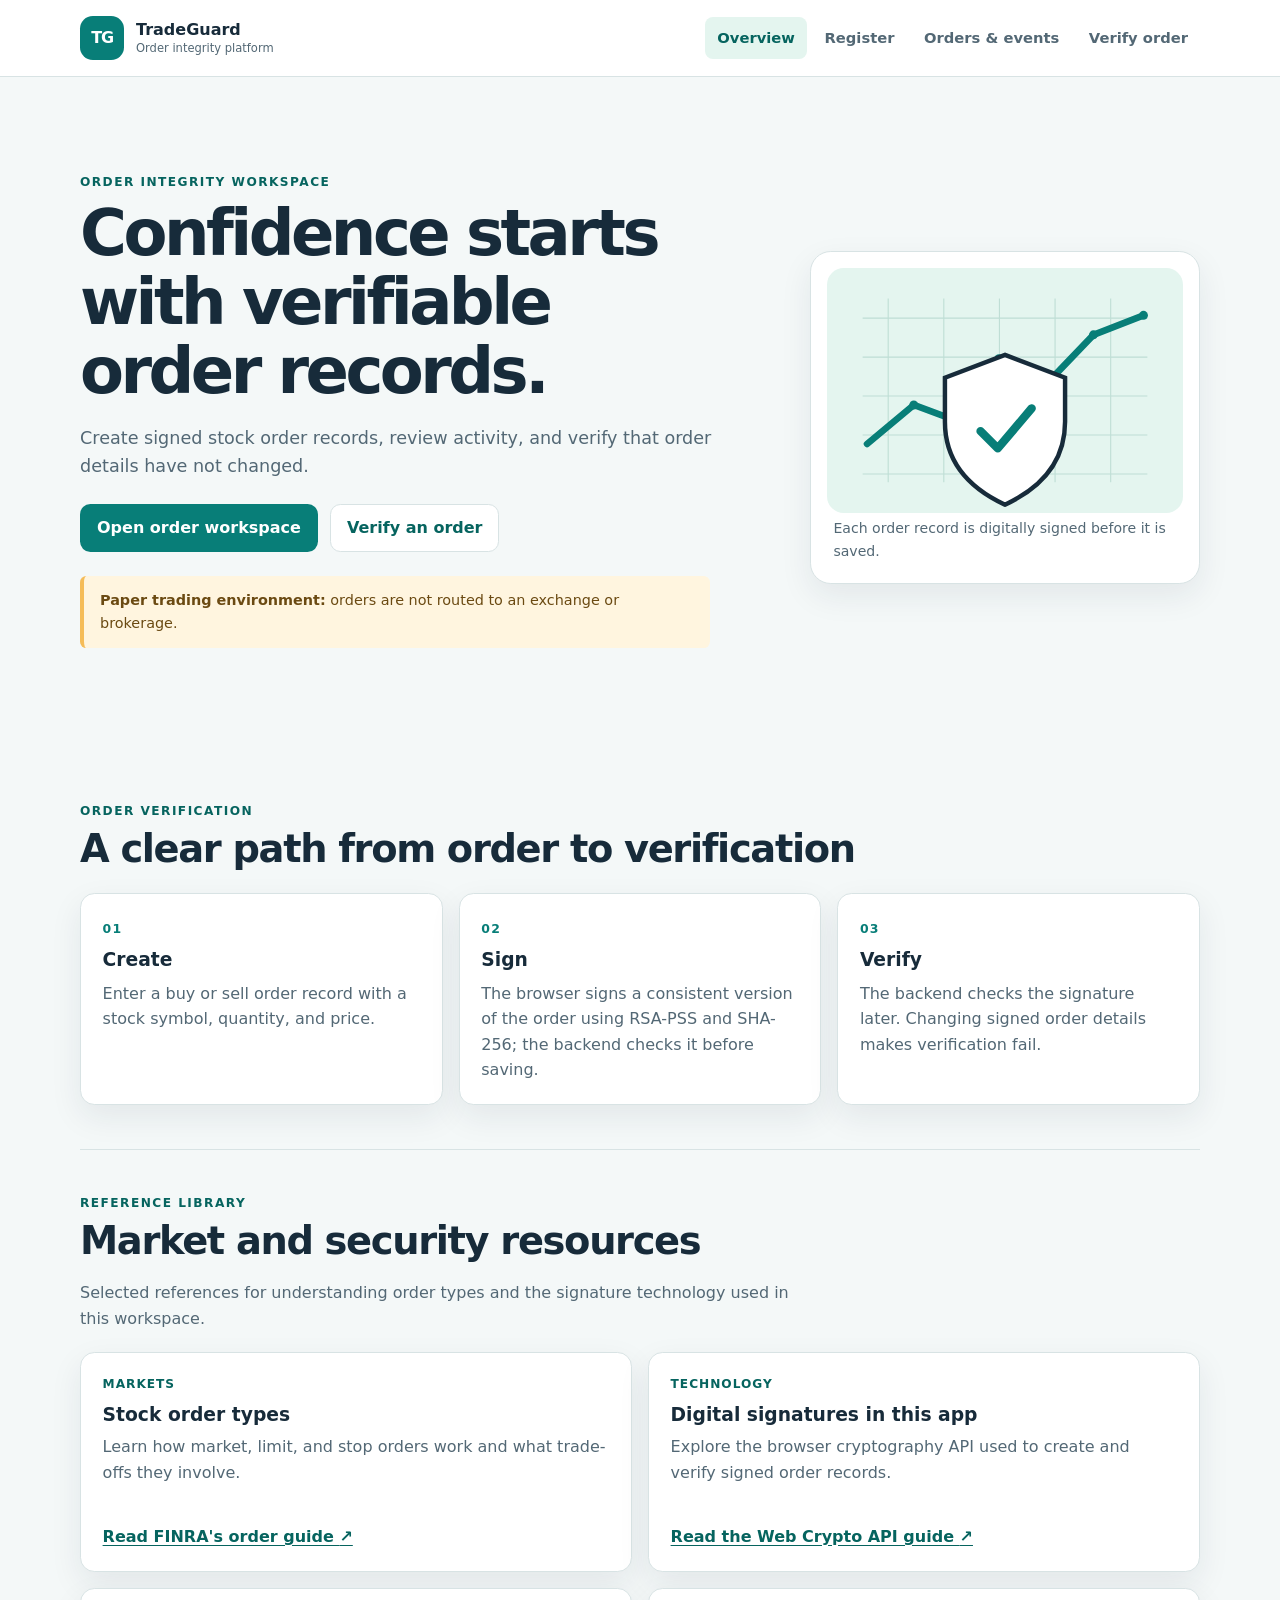
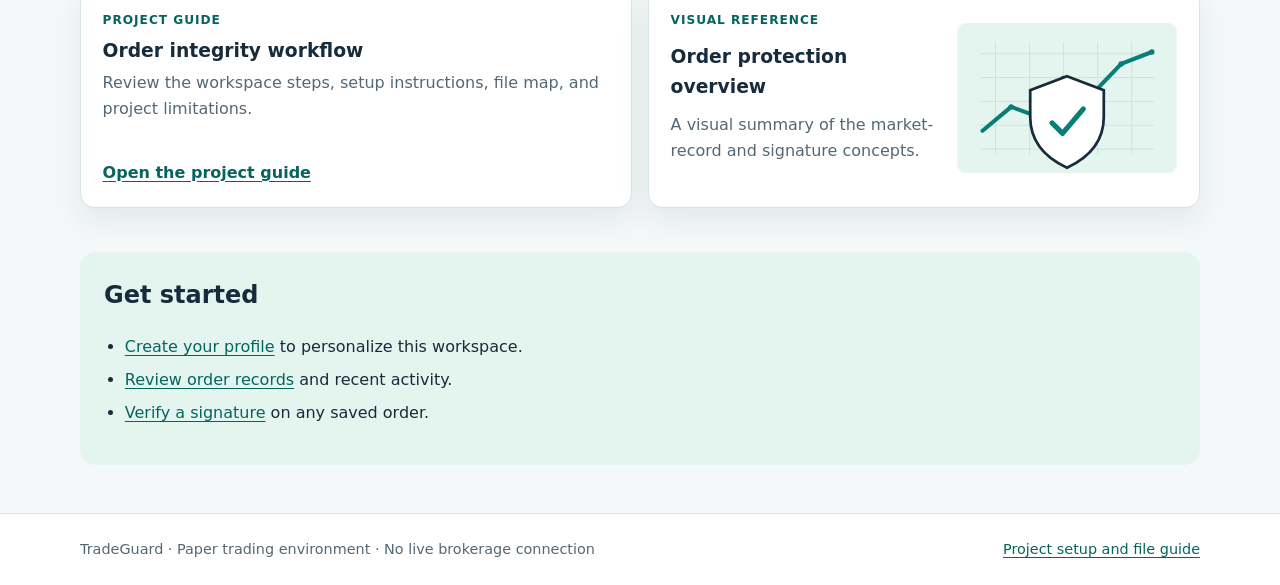
<file: index.html>
<!DOCTYPE html>
<html lang="en">
<head>
  <meta charset="UTF-8">
  <meta name="viewport" content="width=device-width, initial-scale=1.0">
  <meta name="description" content="TradeGuard order integrity workspace for signing and verifying stock order records.">
  <title>TradeGuard | Order Integrity</title>
  <link rel="stylesheet" href="assets/css/styles.css?v=2">
  <script src="assets/js/config.js" defer></script>
  <script src="assets/js/app.js" defer></script>
</head>
<body data-page="home">
  <a class="skip-link" href="#main-content">Skip to content</a>
  <header class="site-header">
    <a class="brand" href="index.html" aria-label="TradeGuard home">
      <span class="brand-mark" aria-hidden="true">TG</span>
      <span>TradeGuard <span class="brand-subtitle">Order integrity platform</span></span>
    </a>
    <nav class="primary-nav" aria-label="Main navigation">
      <a href="index.html" aria-current="page">Overview</a>
      <a href="pages/register.html">Register</a>
      <a href="pages/orders.html">Orders &amp; events</a>
      <a href="pages/verify.html">Verify order</a>
    </nav>
  </header>

  <main id="main-content">
    <section class="hero page-width">
      <div class="hero-copy">
        <p class="eyebrow">Order integrity workspace</p>
        <h1>Confidence starts with verifiable order records.</h1>
        <p class="hero-intro">Create signed stock order records, review activity, and verify that order details have not changed.</p>
        <div class="button-row">
          <a class="button button-primary" href="pages/orders.html">Open order workspace</a>
          <a class="button button-secondary" href="pages/verify.html">Verify an order</a>
        </div>
        <p class="notice"><strong>Paper trading environment:</strong> orders are not routed to an exchange or brokerage.</p>
      </div>
      <figure class="hero-visual">
        <img src="assets/images/market-chart.svg" alt="Illustration of a rising and falling stock chart protected by a shield">
        <figcaption>Each order record is digitally signed before it is saved.</figcaption>
      </figure>
    </section>

    <section class="page-width section-block" aria-labelledby="steps-heading">
      <div class="section-heading">
        <p class="eyebrow">Order verification</p>
        <h2 id="steps-heading">A clear path from order to verification</h2>
      </div>
      <ol class="step-list">
        <li><span class="step-number">01</span><h3>Create</h3><p>Enter a buy or sell order record with a stock symbol, quantity, and price.</p></li>
        <li><span class="step-number">02</span><h3>Sign</h3><p>The browser signs a consistent version of the order using RSA-PSS and SHA-256; the backend checks it before saving.</p></li>
        <li><span class="step-number">03</span><h3>Verify</h3><p>The backend checks the signature later. Changing signed order details makes verification fail.</p></li>
      </ol>
    </section>

    <section class="page-width section-block resources-section" aria-labelledby="resources-heading">
      <div class="section-heading">
        <p class="eyebrow">Reference library</p>
        <h2 id="resources-heading">Market and security resources</h2>
        <p>Selected references for understanding order types and the signature technology used in this workspace.</p>
      </div>
      <div class="resource-grid">
        <article class="resource-card">
          <span class="resource-category">Markets</span>
          <h3>Stock order types</h3>
          <p>Learn how market, limit, and stop orders work and what trade-offs they involve.</p>
          <a href="https://www.finra.org/investors/investing/investment-products/stocks/order-types" target="_blank" rel="noopener noreferrer">Read FINRA's order guide <span aria-hidden="true">↗</span></a>
        </article>
        <article class="resource-card">
          <span class="resource-category">Technology</span>
          <h3>Digital signatures in this app</h3>
          <p>Explore the browser cryptography API used to create and verify signed order records.</p>
          <a href="https://developer.mozilla.org/en-US/docs/Web/API/Web_Crypto_API" target="_blank" rel="noopener noreferrer">Read the Web Crypto API guide <span aria-hidden="true">↗</span></a>
        </article>
        <article class="resource-card">
          <span class="resource-category">Project guide</span>
          <h3>Order integrity workflow</h3>
          <p>Review the workspace steps, setup instructions, file map, and project limitations.</p>
          <a href="README.md">Open the project guide</a>
        </article>
        <article class="resource-card resource-visual">
          <span class="resource-category">Visual reference</span>
          <h3>Order protection overview</h3>
          <img class="media-image" src="assets/images/market-chart.svg" alt="A sample stock chart with a shield icon">
          <p>A visual summary of the market-record and signature concepts.</p>
        </article>
      </div>
    </section>

    <section class="page-width section-block getting-started" aria-labelledby="start-heading">
      <h2 id="start-heading">Get started</h2>
      <ul class="link-list">
        <li><a href="pages/register.html">Create your profile</a> to personalize this workspace.</li>
        <li><a href="pages/orders.html">Review order records</a> and recent activity.</li>
        <li><a href="pages/verify.html">Verify a signature</a> on any saved order.</li>
      </ul>
    </section>
  </main>

  <footer class="site-footer">
    <p>TradeGuard · Paper trading environment · No live brokerage connection</p>
    <a href="README.md">Project setup and file guide</a>
  </footer>
  <div class="app-message" id="app-message" role="status" aria-live="polite"></div>
</body>
</html>
</file>
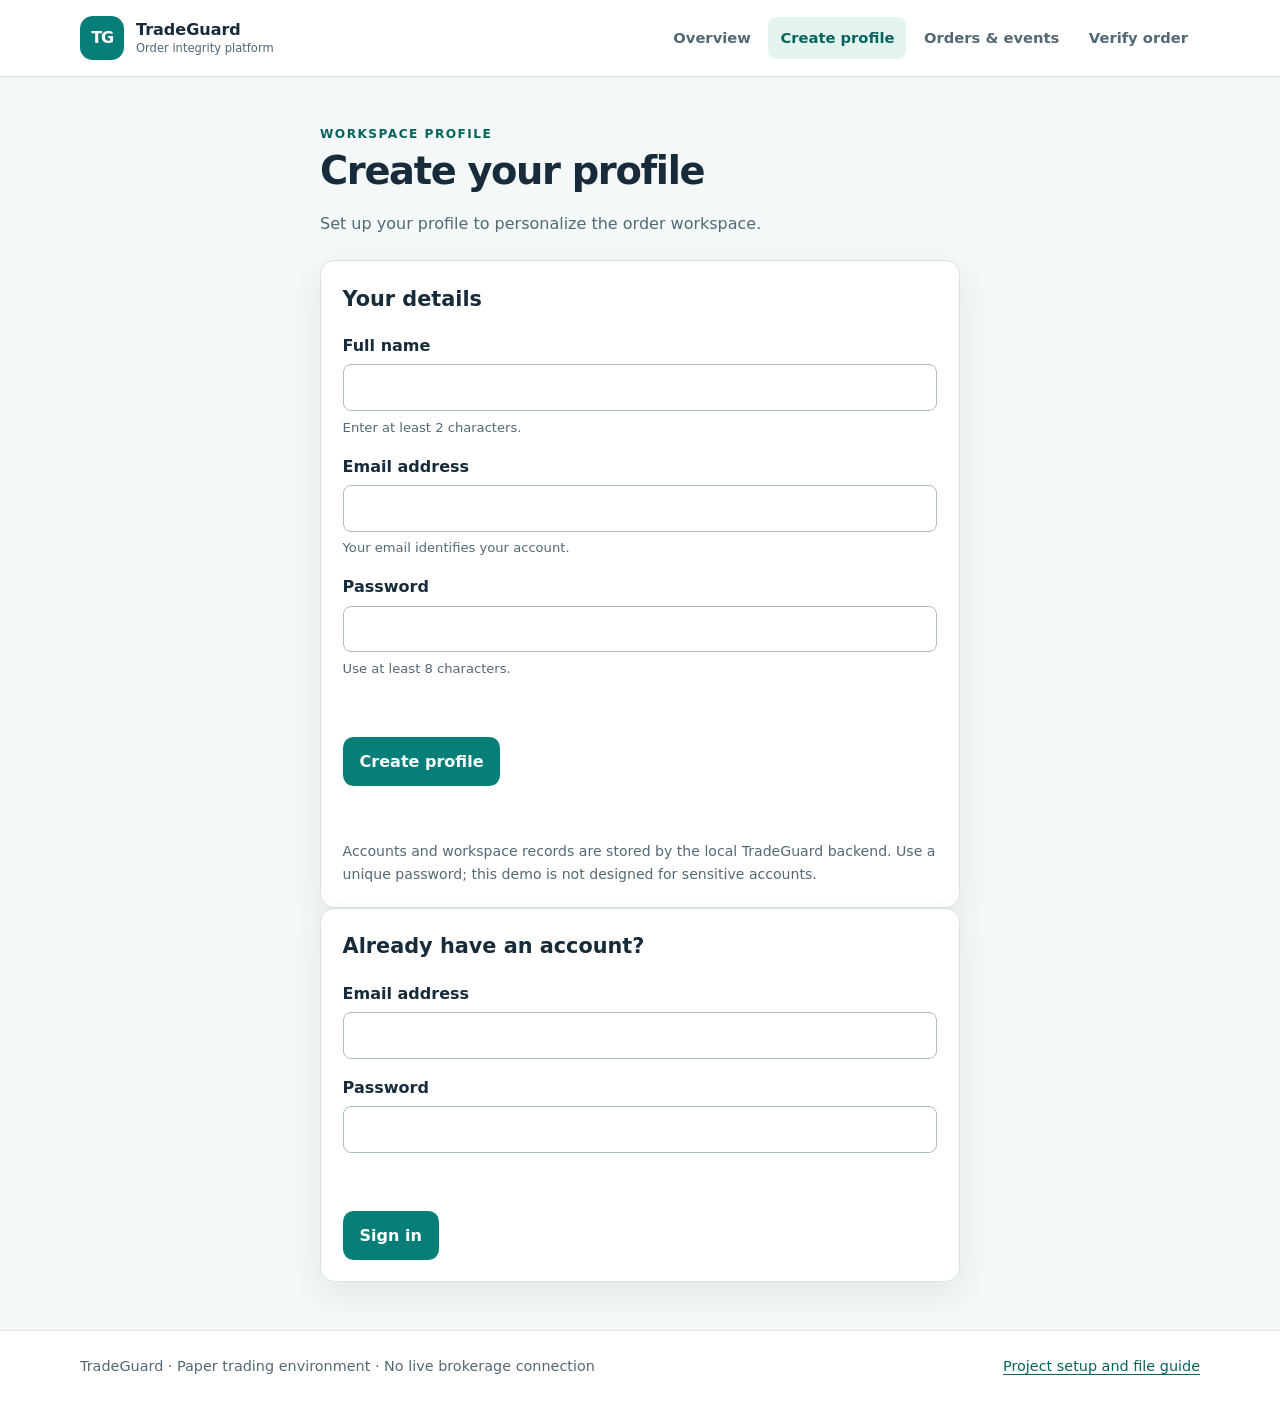
<file: pages/register.html>
<!DOCTYPE html>
<html lang="en">
<head>
  <meta charset="UTF-8">
  <meta name="viewport" content="width=device-width, initial-scale=1.0">
  <meta name="description" content="Create a profile for your TradeGuard order integrity workspace.">
  <title>Create Profile | TradeGuard</title>
  <link rel="stylesheet" href="../assets/css/styles.css?v=2">
  <script src="../assets/js/config.js" defer></script>
  <script src="../assets/js/app.js" defer></script>
</head>
<body class="registration-page" data-page="register">
  <a class="skip-link" href="#main-content">Skip to content</a>
  <header class="site-header">
    <a class="brand" href="../index.html" aria-label="TradeGuard home">
      <span class="brand-mark" aria-hidden="true">TG</span>
      <span>TradeGuard <span class="brand-subtitle">Order integrity platform</span></span>
    </a>
    <nav class="primary-nav" aria-label="Main navigation">
      <a href="../index.html">Overview</a>
      <a href="register.html" aria-current="page">Create profile</a>
      <a href="orders.html">Orders &amp; events</a>
      <a href="verify.html">Verify order</a>
    </nav>
  </header>
  <main id="main-content" class="page-width page-main">
    <header class="page-title">
      <p class="eyebrow">Workspace profile</p>
      <h1>Create your profile</h1>
      <p>Set up your profile to personalize the order workspace.</p>
    </header>
    <section class="panel form-panel" aria-labelledby="registration-heading">
      <h2 id="registration-heading">Your details</h2>
      <form id="registration-form" novalidate>
        <div class="form-grid">
          <div class="form-field">
            <label for="full-name">Full name</label>
            <input id="full-name" name="fullName" type="text" autocomplete="name" minlength="2" maxlength="80" aria-describedby="name-hint" required>
            <small id="name-hint">Enter at least 2 characters.</small>
          </div>
          <div class="form-field">
            <label for="email">Email address</label>
            <input id="email" name="email" type="email" autocomplete="email" maxlength="120" aria-describedby="email-hint" required>
            <small id="email-hint">Your email identifies your account.</small>
          </div>
          <div class="form-field">
            <label for="password">Password</label>
            <input id="password" name="password" type="password" autocomplete="new-password" minlength="8" maxlength="128" aria-describedby="password-hint" required>
            <small id="password-hint">Use at least 8 characters.</small>
          </div>
        </div>
        <p class="form-error" id="registration-error" aria-live="polite"></p>
        <button class="button button-primary" type="submit">Create profile</button>
      </form>
      <p class="form-success" id="registration-success" aria-live="polite"></p>
      <a class="button button-secondary registration-next" id="registration-next" href="orders.html" hidden>Continue to order workspace</a>
      <p class="helper-text" id="account-status" aria-live="polite"></p>
      <button class="button button-secondary" id="logout-button" type="button" hidden>Sign out</button>
      <p class="helper-text registration-note">Accounts and workspace records are stored by the local TradeGuard backend. Use a unique password; this demo is not designed for sensitive accounts.</p>
    </section>
    <section class="panel form-panel" aria-labelledby="login-heading">
      <h2 id="login-heading">Already have an account?</h2>
      <form id="login-form">
        <div class="form-grid">
          <div class="form-field">
            <label for="login-email">Email address</label>
            <input id="login-email" name="email" type="email" autocomplete="username" maxlength="120" required>
          </div>
          <div class="form-field">
            <label for="login-password">Password</label>
            <input id="login-password" name="password" type="password" autocomplete="current-password" minlength="8" maxlength="128" required>
          </div>
        </div>
        <p class="form-error" id="login-error" aria-live="polite"></p>
        <button class="button button-primary" type="submit">Sign in</button>
      </form>
    </section>
  </main>
  <footer class="site-footer">
    <p>TradeGuard · Paper trading environment · No live brokerage connection</p>
    <a href="../README.md">Project setup and file guide</a>
  </footer>
  <div class="app-message" id="app-message" role="status" aria-live="polite"></div>
</body>
</html>
</file>
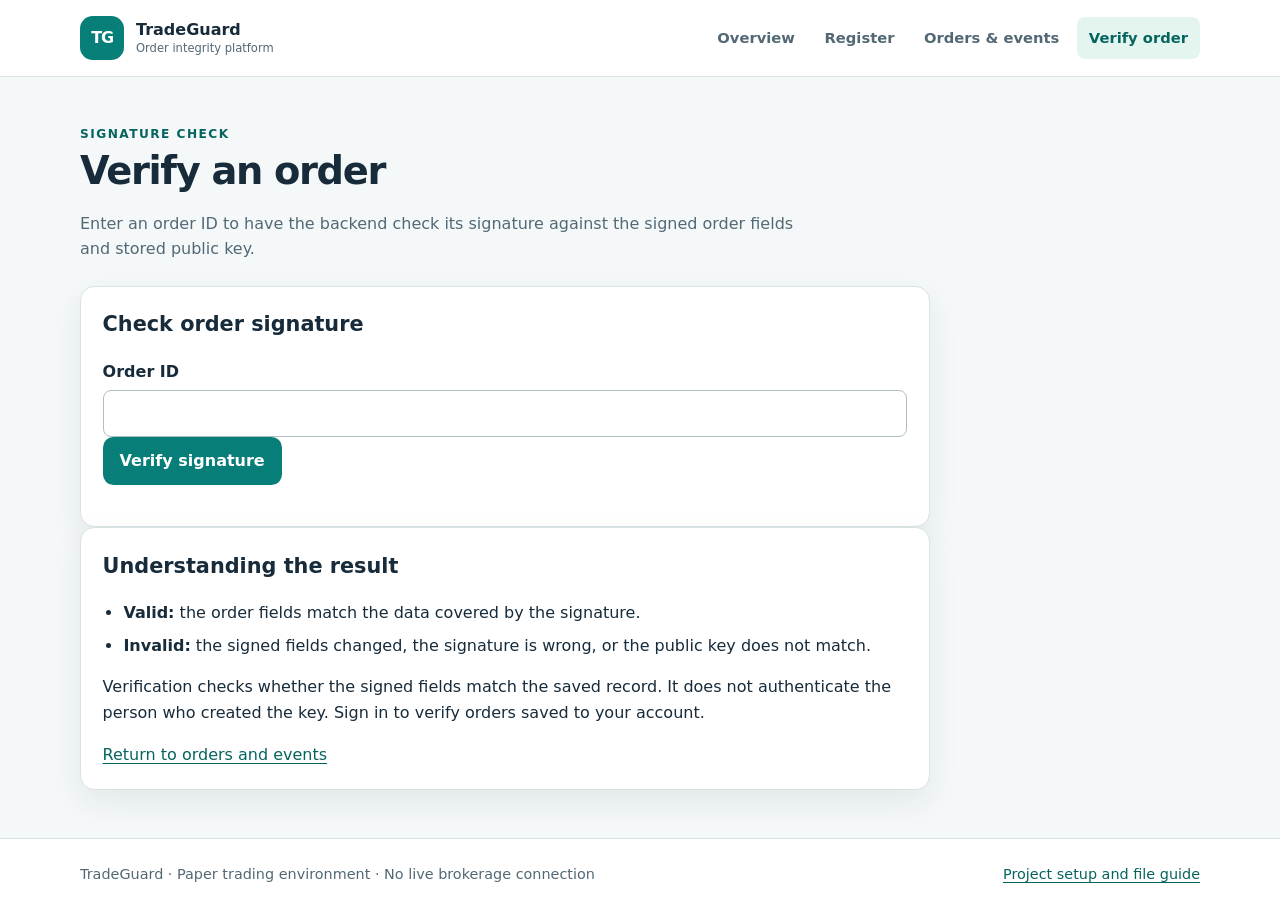
<file: pages/verify.html>
<!DOCTYPE html>
<html lang="en">
<head>
  <meta charset="UTF-8">
  <meta name="viewport" content="width=device-width, initial-scale=1.0">
  <meta name="description" content="Verify the digital signature on a stock order record.">
  <title>Verify Order | TradeGuard</title>
  <link rel="stylesheet" href="../assets/css/styles.css?v=2">
  <script src="../assets/js/config.js" defer></script>
  <script src="../assets/js/app.js" defer></script>
</head>
<body data-page="verify">
  <a class="skip-link" href="#main-content">Skip to content</a>
  <header class="site-header">
    <a class="brand" href="../index.html" aria-label="TradeGuard home">
      <span class="brand-mark" aria-hidden="true">TG</span>
      <span>TradeGuard <span class="brand-subtitle">Order integrity platform</span></span>
    </a>
    <nav class="primary-nav" aria-label="Main navigation">
      <a href="../index.html">Overview</a>
      <a href="register.html">Register</a>
      <a href="orders.html">Orders &amp; events</a>
      <a href="verify.html" aria-current="page">Verify order</a>
    </nav>
  </header>
  <main id="main-content" class="page-width page-main">
    <header class="page-title">
      <p class="eyebrow">Signature check</p>
      <h1>Verify an order</h1>
      <p>Enter an order ID to have the backend check its signature against the signed order fields and stored public key.</p>
    </header>
    <section class="panel form-panel" aria-labelledby="verify-heading">
      <h2 id="verify-heading">Check order signature</h2>
      <form id="verify-form">
        <div class="form-field">
          <label for="verify-order-id">Order ID</label>
          <input id="verify-order-id" name="orderId" type="text" maxlength="80" required>
        </div>
        <button class="button button-primary" type="submit">Verify signature</button>
      </form>
      <div class="verification-result" id="verification-result" aria-live="polite" aria-atomic="true"></div>
    </section>
    <section class="section-block info-panel" aria-labelledby="interpret-heading">
      <h2 id="interpret-heading">Understanding the result</h2>
      <ul class="link-list">
        <li><strong>Valid:</strong> the order fields match the data covered by the signature.</li>
        <li><strong>Invalid:</strong> the signed fields changed, the signature is wrong, or the public key does not match.</li>
      </ul>
      <p>Verification checks whether the signed fields match the saved record. It does not authenticate the person who created the key. Sign in to verify orders saved to your account.</p>
      <a href="orders.html">Return to orders and events</a>
    </section>
  </main>
  <footer class="site-footer">
    <p>TradeGuard · Paper trading environment · No live brokerage connection</p>
    <a href="../README.md">Project setup and file guide</a>
  </footer>
  <div class="app-message" id="app-message" role="status" aria-live="polite"></div>
</body>
</html>
</file>
<file: assets/css/styles.css>
:root {
  color-scheme: light;
  --ink: #172b3a;
  --muted: #536875;
  --paper: #f4f8f8;
  --surface: #ffffff;
  --line: #d8e3e4;
  --teal: #087e78;
  --teal-dark: #06645f;
  --mint: #e4f5ef;
  --gold: #f5bc58;
  --danger: #a83333;
  --shadow: 0 12px 32px rgb(23 43 58 / 8%);
  font-family: Inter, ui-sans-serif, system-ui, -apple-system, BlinkMacSystemFont, "Segoe UI", sans-serif;
}

* {
  box-sizing: border-box;
}

body {
  min-width: 320px;
  margin: 0;
  background: var(--paper);
  color: var(--ink);
  line-height: 1.6;
}

a {
  color: var(--teal-dark);
  text-underline-offset: 0.18em;
}

a:hover {
  color: #034f4b;
}

button,
input,
select {
  font: inherit;
}

.skip-link {
  position: absolute;
  z-index: 2;
  top: 0.5rem;
  left: 0.5rem;
  padding: 0.65rem 0.9rem;
  transform: translateY(-160%);
  background: var(--surface);
  border-radius: 0.5rem;
}

.skip-link:focus {
  transform: translateY(0);
}

.site-header {
  display: flex;
  align-items: center;
  justify-content: space-between;
  gap: 1.5rem;
  padding: 1rem max(1.25rem, calc((100% - 1120px) / 2));
  background: var(--surface);
  border-bottom: 1px solid var(--line);
}

.brand {
  display: inline-flex;
  align-items: center;
  gap: 0.75rem;
  color: var(--ink);
  font-weight: 800;
  line-height: 1.2;
  text-decoration: none;
}

.brand-mark {
  display: grid;
  width: 2.75rem;
  aspect-ratio: 1;
  place-items: center;
  color: white;
  background: var(--teal);
  border-radius: 0.8rem;
  letter-spacing: -0.08em;
}

.brand-subtitle {
  display: block;
  margin-top: 0.15rem;
  color: var(--muted);
  font-size: 0.72rem;
  font-weight: 500;
}

.primary-nav {
  display: flex;
  flex-wrap: wrap;
  gap: 0.35rem;
}

.primary-nav a {
  padding: 0.55rem 0.75rem;
  border-radius: 0.5rem;
  color: var(--muted);
  font-size: 0.92rem;
  font-weight: 650;
  text-decoration: none;
}

.primary-nav a:hover,
.primary-nav a[aria-current="page"] {
  color: var(--teal-dark);
  background: var(--mint);
}

.page-width {
  width: min(1120px, calc(100% - 2.5rem));
  margin-inline: auto;
}

.hero {
  display: flex;
  align-items: center;
  justify-content: space-between;
  gap: clamp(2rem, 6vw, 5rem);
  padding-block: clamp(3rem, 8vw, 6rem);
}

.hero-copy {
  flex: 1 1 56%;
}

.hero h1 {
  max-width: 760px;
  margin: 0.4rem 0 1rem;
  font-size: clamp(2.35rem, 5vw, 4.2rem);
  letter-spacing: -0.055em;
  line-height: 1.08;
}

.hero-intro {
  max-width: 640px;
  color: var(--muted);
  font-size: 1.1rem;
}

.eyebrow {
  margin: 0;
  color: var(--teal-dark);
  font-size: 0.76rem;
  font-weight: 800;
  letter-spacing: 0.12em;
  text-transform: uppercase;
}

.button-row {
  display: flex;
  flex-wrap: wrap;
  gap: 0.75rem;
  margin-block: 1.5rem;
}

.button {
  display: inline-flex;
  min-height: 2.8rem;
  align-items: center;
  justify-content: center;
  padding: 0.65rem 1rem;
  border: 1px solid transparent;
  border-radius: 0.65rem;
  cursor: pointer;
  font-weight: 750;
  text-decoration: none;
}

.button-primary {
  color: white;
  background: var(--teal);
}

.button-primary:hover {
  color: white;
  background: var(--teal-dark);
}

.button-secondary {
  color: var(--teal-dark);
  background: white;
  border-color: var(--line);
}

.button-secondary:hover {
  color: var(--teal-dark);
  border-color: var(--teal);
}

.notice {
  max-width: 630px;
  padding: 0.8rem 1rem;
  color: #6b4a12;
  background: #fff5df;
  border-left: 4px solid var(--gold);
  border-radius: 0.4rem;
  font-size: 0.9rem;
}

.hero-visual {
  flex: 0 1 390px;
  margin: 0;
  padding: 1rem;
  background: var(--surface);
  border: 1px solid var(--line);
  border-radius: 1.3rem;
  box-shadow: var(--shadow);
}

.hero-visual img {
  display: block;
  width: 100%;
}

figcaption,
.helper-text {
  color: var(--muted);
  font-size: 0.88rem;
}

.hero-visual figcaption {
  padding: 0.25rem 0.4rem 0.3rem;
}

.section-block {
  padding-block: 2.75rem;
}

.section-heading {
  margin-bottom: 1.3rem;
}

.section-heading h2,
.page-title h1 {
  margin: 0.25rem 0 0.35rem;
  font-size: clamp(1.7rem, 3vw, 2.4rem);
  letter-spacing: -0.035em;
  line-height: 1.2;
}

.section-heading > p:last-child,
.page-title > p:last-child {
  max-width: 720px;
  margin-bottom: 0;
  color: var(--muted);
}

.step-list {
  display: grid;
  grid-template-columns: repeat(3, minmax(0, 1fr));
  gap: 1rem;
  margin: 0;
  padding: 0;
  list-style: none;
}

.step-list li,
.media-card,
.panel,
.info-panel {
  padding: 1.35rem;
  background: var(--surface);
  border: 1px solid var(--line);
  border-radius: 0.9rem;
  box-shadow: var(--shadow);
}

.step-number {
  color: var(--teal);
  font-size: 0.78rem;
  font-weight: 850;
  letter-spacing: 0.1em;
}

.step-list h3,
.media-card h3 {
  margin: 0.25rem 0;
}

.step-list p,
.media-card p {
  margin: 0.35rem 0 0;
  color: var(--muted);
}

.resources-section {
  border-top: 1px solid var(--line);
}

.resource-grid {
  display: grid;
  grid-template-columns: repeat(2, minmax(0, 1fr));
  gap: 1rem;
}

.resource-card {
  display: flex;
  min-height: 220px;
  align-items: flex-start;
  flex-direction: column;
  padding: 1.35rem;
  background: var(--surface);
  border: 1px solid var(--line);
  border-radius: 0.9rem;
  box-shadow: var(--shadow);
}

.resource-category {
  color: var(--teal-dark);
  font-size: 0.76rem;
  font-weight: 800;
  letter-spacing: 0.08em;
  text-transform: uppercase;
}

.resource-card h3 {
  margin: 0.4rem 0 0.25rem;
}

.resource-card p {
  margin: 0 0 1rem;
  color: var(--muted);
}

.resource-card a {
  margin-top: auto;
  font-weight: 750;
}

.resource-visual {
  display: grid;
  grid-template-columns: minmax(0, 1fr) minmax(120px, 0.8fr);
  column-gap: 0.75rem;
}

.resource-visual .resource-category,
.resource-visual h3,
.resource-visual p {
  grid-column: 1;
}

.resource-visual .media-image {
  grid-column: 2;
  grid-row: 1 / span 3;
  align-self: center;
}

.media-image {
  display: block;
  width: 100%;
  max-height: 150px;
  object-fit: contain;
  background: #f0f7f5;
  border-radius: 0.5rem;
}

.resource-visual p {
  align-self: start;
}

.getting-started {
  padding: 1.5rem;
  background: var(--mint);
  border-radius: 1rem;
}

.getting-started h2 {
  margin-top: 0;
}

.link-list {
  padding-left: 1.3rem;
}

.link-list li + li {
  margin-top: 0.45rem;
}

.site-footer {
  display: flex;
  flex-wrap: wrap;
  justify-content: space-between;
  gap: 0.5rem 1rem;
  margin-top: 3rem;
  padding: 1.5rem max(1.25rem, calc((100% - 1120px) / 2));
  color: var(--muted);
  background: var(--surface);
  border-top: 1px solid var(--line);
  font-size: 0.9rem;
}

.site-footer p {
  margin: 0;
}

.page-main {
  min-height: 65vh;
  padding-top: 3rem;
}

.page-title {
  margin-bottom: 1.5rem;
}

.form-panel {
  max-width: 850px;
}

.registration-page .page-title,
.registration-page .form-panel {
  max-width: 640px;
  margin-inline: auto;
}

.registration-page .form-grid {
  grid-template-columns: 1fr;
}

.registration-note {
  margin-bottom: 0;
}

.registration-next {
  margin-top: 0.25rem;
}

.button[hidden] {
  display: none;
}

.form-panel h2,
.info-panel h2 {
  margin-top: 0;
  font-size: 1.3rem;
}

.form-grid {
  display: grid;
  grid-template-columns: repeat(2, minmax(0, 1fr));
  gap: 1rem;
  margin-bottom: 1.25rem;
}

.form-field {
  display: flex;
  flex-direction: column;
  gap: 0.35rem;
}

.form-field label,
.checkbox-field {
  font-weight: 700;
}

.form-field input,
.form-field select {
  width: 100%;
  min-height: 2.8rem;
  padding: 0.6rem 0.7rem;
  color: var(--ink);
  background: white;
  border: 1px solid #aebfc1;
  border-radius: 0.5rem;
}

.form-field input:focus,
.form-field select:focus {
  border-color: var(--teal);
  outline: 3px solid rgb(8 126 120 / 18%);
}

.form-field small {
  color: var(--muted);
  font-size: 0.82rem;
}

.checkbox-field {
  display: flex;
  align-items: flex-start;
  gap: 0.55rem;
  margin-bottom: 1rem;
  font-size: 0.92rem;
}

.checkbox-field input {
  width: 1.1rem;
  height: 1.1rem;
  margin-top: 0.2rem;
  accent-color: var(--teal);
}

.form-error,
.form-success {
  min-height: 1.4rem;
  font-weight: 650;
}

.form-error {
  color: var(--danger);
}

.form-success {
  color: var(--teal-dark);
}

.section-heading .eyebrow {
  margin-bottom: 0.2rem;
}

.table-scroll {
  overflow-x: auto;
  background: var(--surface);
  border: 1px solid var(--line);
  border-radius: 0.8rem;
  box-shadow: var(--shadow);
}

table {
  width: 100%;
  border-collapse: collapse;
  text-align: left;
}

caption {
  padding: 0.8rem 1rem;
  color: var(--muted);
  text-align: left;
}

th,
td {
  padding: 0.75rem 0.85rem;
  border-top: 1px solid var(--line);
  vertical-align: middle;
}

th {
  background: #edf5f4;
  font-size: 0.84rem;
  white-space: nowrap;
}

td {
  font-size: 0.9rem;
}

.table-action {
  display: inline-block;
  margin: 0.15rem 0.35rem 0.15rem 0;
  padding: 0.35rem 0.55rem;
  color: var(--teal-dark);
  background: white;
  border: 1px solid var(--line);
  border-radius: 0.4rem;
  cursor: pointer;
  font-weight: 700;
  text-decoration: none;
  white-space: nowrap;
}

.table-action:hover {
  border-color: var(--teal);
}

.status-valid {
  color: #12603c;
  font-weight: 750;
}

.status-invalid {
  color: var(--danger);
  font-weight: 750;
}

.helper-text {
  margin-top: 0.75rem;
}

.verification-result {
  margin-top: 1.2rem;
}

.result-card {
  padding: 1rem;
  border: 1px solid var(--line);
  border-radius: 0.65rem;
}

.result-card.valid {
  background: #e8f7ee;
  border-color: #91c9a7;
}

.result-card.invalid {
  background: #fff0ed;
  border-color: #e1aaa1;
}

.result-card h3 {
  margin: 0 0 0.25rem;
}

.result-card p {
  margin: 0;
}

.info-panel {
  max-width: 850px;
}

.app-message {
  position: fixed;
  z-index: 3;
  right: 1rem;
  bottom: 1rem;
  max-width: min(32rem, calc(100% - 2rem));
  padding: 0;
  color: var(--ink);
  background: var(--surface);
  border-radius: 0.6rem;
  box-shadow: var(--shadow);
}

.app-message:not(:empty) {
  padding: 0.8rem 1rem;
  border: 1px solid var(--line);
}

.app-message[data-kind="error"] {
  color: var(--danger);
}

@media (max-width: 760px) {
  .site-header {
    align-items: flex-start;
    flex-direction: column;
    gap: 0.8rem;
    padding-inline: 1.25rem;
  }

  .hero {
    align-items: stretch;
    flex-direction: column;
  }

  .hero-visual {
    flex-basis: auto;
    max-width: 480px;
  }

  .step-list,
  .resource-grid {
    grid-template-columns: 1fr;
  }

  .resource-card {
    min-height: unset;
  }
}

@media (max-width: 520px) {
  .page-width {
    width: min(100% - 1.5rem, 1120px);
  }

  .primary-nav {
    gap: 0.15rem;
  }

  .primary-nav a {
    padding: 0.45rem 0.5rem;
    font-size: 0.84rem;
  }

  .form-grid {
    grid-template-columns: 1fr;
  }

  .page-main {
    padding-top: 2rem;
  }

  .site-footer {
    padding-inline: 1rem;
  }
}
</file>
